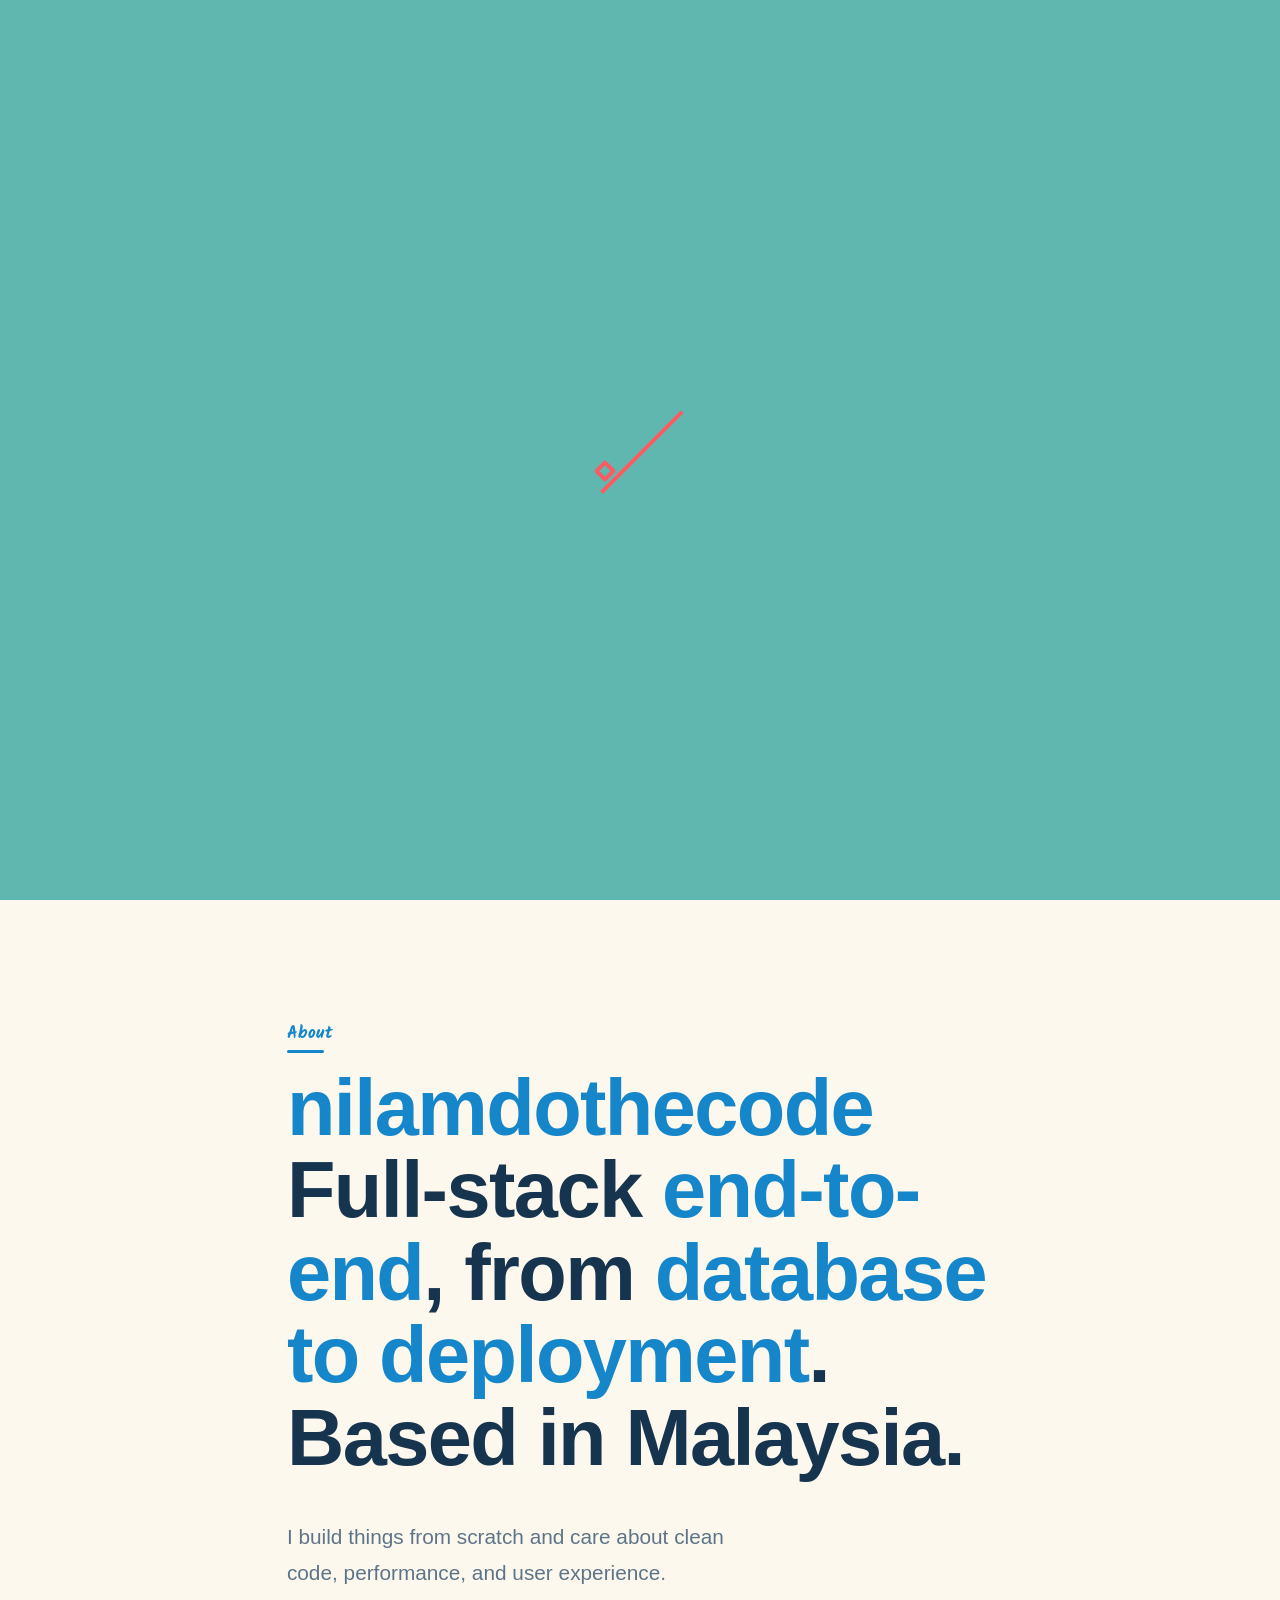
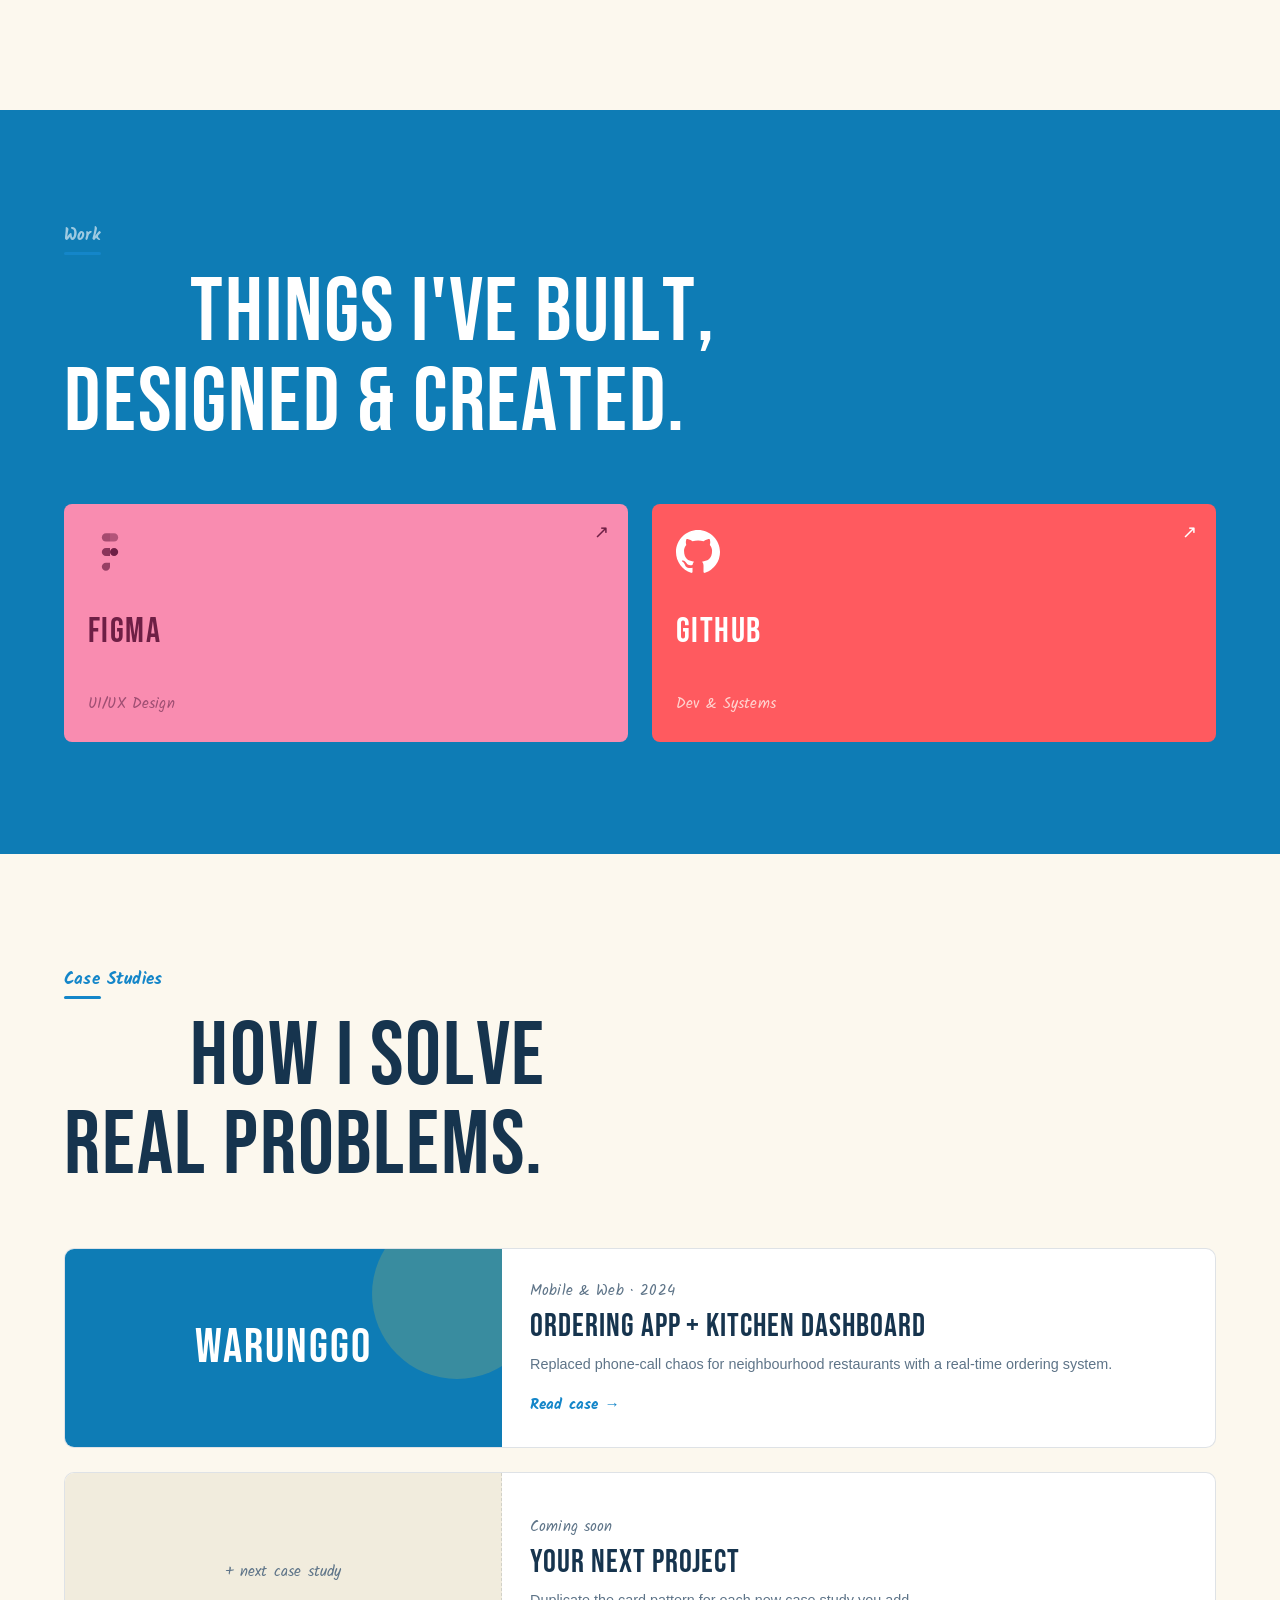
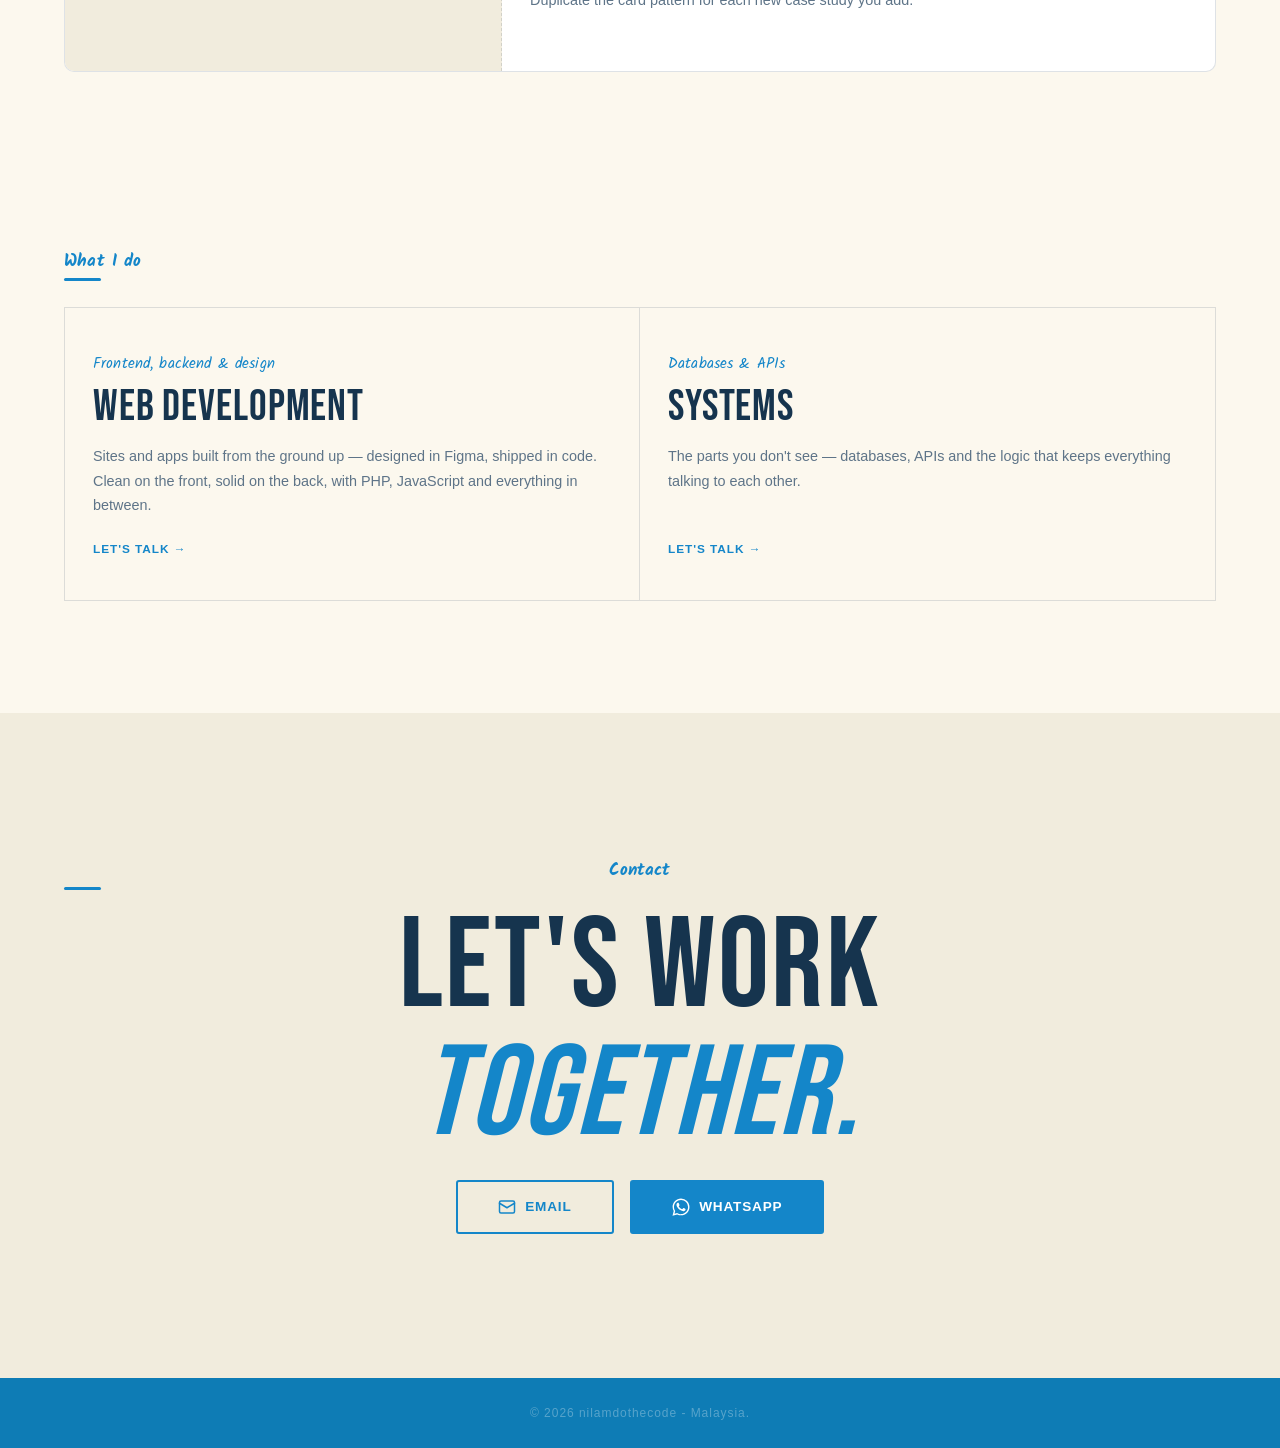
<file: index.html>
<!DOCTYPE html>
<html lang="en">
<head>
  <meta charset="UTF-8" />
  <meta name="viewport" content="width=device-width, initial-scale=1.0" />
  <title>nilamdothecode</title>
  <link rel="preconnect" href="https://fonts.googleapis.com" />
  <link rel="preconnect" href="https://fonts.gstatic.com" crossorigin />
  <link href="https://fonts.googleapis.com/css2?family=Bebas+Neue&family=Kalam:wght@400;700&display=swap" rel="stylesheet" />
  <link href="https://api.fontshare.com/v2/css?f[]=satoshi@400,500,700&display=swap" rel="stylesheet" />
  <link rel="stylesheet" href="style.css" />
</head>
<body>

  <!-- ===== PAGE LOADER ===== -->
  <div class="page-loader" id="page-loader">
    <div class="loader-box">
      <div class="box"></div>
      <div class="hill"></div>
    </div>
  </div>

  <!-- ===== NAVBAR ===== -->
  <nav class="navbar" id="navbar">
    <a href="#hero" class="nav-logo">nilamdothecode</a>

    <div class="nav-right">
      <ul class="nav-links" id="nav-links">
        <li><a href="#about"   class="nav-link" data-text="About Me">About</a></li>
        <li><a href="#work"    class="nav-link" data-text="Work">Work</a></li>
        <li><a href="#cases"   class="nav-link" data-text="Cases">Cases</a></li>
        <li><a href="#contact" class="nav-link" data-text="Contact">Contact</a></li>
        <li class="nav-toggle-item">
          <button class="theme-toggle" id="theme-toggle" aria-label="Toggle dark mode">
            <svg class="icon-sun" viewBox="0 0 24 24" fill="none" stroke="currentColor"
                 stroke-width="2" stroke-linecap="round" stroke-linejoin="round"
                 xmlns="http://www.w3.org/2000/svg" aria-hidden="true">
              <circle cx="12" cy="12" r="4"/>
              <path d="M12 2v2M12 20v2M4.93 4.93l1.41 1.41M17.66 17.66l1.41 1.41M2 12h2M20 12h2M6.34 17.66l-1.41 1.41M19.07 4.93l-1.41 1.41"/>
            </svg>
            <svg class="icon-moon" viewBox="0 0 24 24" fill="none" stroke="currentColor"
                 stroke-width="2" stroke-linecap="round" stroke-linejoin="round"
                 xmlns="http://www.w3.org/2000/svg" aria-hidden="true">
              <path d="M21 12.79A9 9 0 1 1 11.21 3 7 7 0 0 0 21 12.79z"/>
            </svg>
          </button>
        </li>
      </ul>

      <button class="hamburger" id="hamburger" aria-label="Toggle menu">
        <span></span>
        <span></span>
        <span></span>
      </button>
    </div>
  </nav>

  <!-- ===== HERO ===== -->
  <section class="hero" id="hero">
    <div class="hero-content">
      <div class="layered-title" id="layered-title">
        <h1 class="lt-main">NILAMDOTHECODE</h1>
        <span aria-hidden="true" class="lt-copy lt-copy-1">NILAMDOTHECODE</span>
        <span aria-hidden="true" class="lt-copy lt-copy-2">NILAMDOTHECODE</span>
        <span aria-hidden="true" class="lt-copy lt-copy-3">NILAMDOTHECODE</span>
        <span aria-hidden="true" class="lt-copy lt-copy-4">NILAMDOTHECODE</span>
      </div>

      <a href="#work" class="btn-primary">See My Work ↓</a>
    </div>
  </section>

  <!-- ===== ABOUT ===== -->
  <section class="section section-statement" id="about">
    <div class="container">
      <span class="section-label reveal reveal-line">About</span>

      <h2 class="statement reveal" style="transition-delay: 0.05s">
        <span class="brand">nilamdothecode</span> Full-stack
        <em>end-to-end</em>, from <em>database to deployment</em>. 
        Based in Malaysia.
      </h2>

      <p class="statement-sub reveal" style="transition-delay: 0.2s">
        I build things from scratch and care about clean code, performance, and user experience.
      </p>
    </div>
  </section>

  <!-- ===== WORK ===== -->
  <section class="section section-accent" id="work">
    <div class="container">
      <span class="section-label light reveal reveal-line">Work</span>

      <h2 class="section-heading light reveal-letters">
        Things I've built,<br>designed &amp; created.
      </h2>

      <div class="work-links">

        <!-- Figma -->
        <a href="https://figma.com" target="_blank" rel="noopener"
           class="work-card reveal-left">
          <div class="work-icon">
            <svg viewBox="0 0 38 57" fill="none" xmlns="http://www.w3.org/2000/svg">
              <path d="M19 28.5C19 25.6 21.4 23.3 24.3 23.3C27.2 23.3 29.6 25.6 29.6 28.5C29.6 31.4 27.2 33.7 24.3 33.7C21.4 33.7 19 31.4 19 28.5Z" fill="currentColor"/>
              <path d="M8.4 47.5C8.4 44.6 10.8 42.3 13.7 42.3H19V47.5C19 50.4 16.6 52.7 13.7 52.7C10.8 52.7 8.4 50.4 8.4 47.5Z" fill="currentColor" opacity="0.7"/>
              <path d="M19 4.3V14.9H24.3C27.2 14.9 29.6 12.6 29.6 9.6C29.6 6.7 27.2 4.3 24.3 4.3H19Z" fill="currentColor" opacity="0.5"/>
              <path d="M8.4 9.6C8.4 12.6 10.8 14.9 13.7 14.9H19V4.3H13.7C10.8 4.3 8.4 6.7 8.4 9.6Z" fill="currentColor" opacity="0.6"/>
              <path d="M8.4 28.5C8.4 31.4 10.8 33.7 13.7 33.7H19V23.3H13.7C10.8 23.3 8.4 25.6 8.4 28.5Z" fill="currentColor" opacity="0.8"/>
            </svg>
          </div>
          <p class="work-name">Figma</p>
          <p class="work-sub">UI/UX Design</p>
          <span class="work-arrow">↗</span>
        </a>

        <!-- GitHub -->
        <a href="https://github.com" target="_blank" rel="noopener"
           class="work-card reveal-right">
          <div class="work-icon">
            <svg viewBox="0 0 24 24" fill="currentColor" xmlns="http://www.w3.org/2000/svg">
              <path d="M12 0C5.37 0 0 5.37 0 12c0 5.31 3.435 9.795 8.205 11.385.6.105.825-.255.825-.57
                       0-.285-.015-1.23-.015-2.235-3.015.555-3.795-.735-4.035-1.41-.135-.345-.72-1.41-1.23-1.695
                       -.42-.225-1.02-.78-.015-.795.945-.015 1.62.87 1.845 1.23 1.08 1.815 2.805 1.305 3.495.99
                       .105-.78.42-1.305.765-1.605-2.67-.3-5.46-1.335-5.46-5.925 0-1.305.465-2.385 1.23-3.225
                       -.12-.3-.54-1.53.12-3.18 0 0 1.005-.315 3.3 1.23.96-.27 1.98-.405 3-.405s2.04.135 3 .405
                       c2.295-1.56 3.3-1.23 3.3-1.23.66 1.65.24 2.88.12 3.18.765.84 1.23 1.905 1.23 3.225
                       0 4.605-2.805 5.625-5.475 5.925.435.375.81 1.095.81 2.22 0 1.605-.015 2.895-.015 3.3
                       0 .315.225.69.825.57A12.02 12.02 0 0024 12c0-6.63-5.37-12-12-12z"/>
            </svg>
          </div>
          <p class="work-name">GitHub</p>
          <p class="work-sub">Dev &amp; Systems</p>
          <span class="work-arrow">↗</span>
        </a>

      </div>
    </div>
  </section>

  <!-- ===== CASE STUDIES ===== -->
  <section class="section section-cases" id="cases">
    <div class="container">
      <span class="section-label reveal reveal-line">Case Studies</span>

      <h2 class="section-heading reveal-letters">
        How i solve<br>real problems.
      </h2>

      <div class="case-grid">

        <!-- WarungGo -->
        <a href="cases/warunggo.html" class="case-card reveal-scale">
          <div class="case-cover">
            <span class="case-cover-name">WarungGo</span>
          </div>
          <div class="case-body">
            <span class="case-meta">Mobile &amp; Web · 2024</span>
            <h3 class="case-name">Ordering app + kitchen dashboard</h3>
            <p class="case-desc">
              Replaced phone-call chaos for neighbourhood restaurants with a
              real-time ordering system.
            </p>
            <span class="case-link">Read case →</span>
          </div>
        </a>

        <!-- Duplicate this card for each new case study -->
        <a href="#" class="case-card case-card-soon reveal" style="transition-delay: 0.2s">
          <div class="case-cover case-cover-soon">
            <span class="case-cover-soon-text">+ next case study</span>
          </div>
          <div class="case-body">
            <span class="case-meta">Coming soon</span>
            <h3 class="case-name">Your next project</h3>
            <p class="case-desc">
              Duplicate the card pattern for each new case study you add.
            </p>
          </div>
        </a>

      </div>
    </div>
  </section>

  <!-- ===== SKILLS / SERVICES ===== -->
  <section class="section section-services" id="skills">
    <div class="container">
      <span class="section-label reveal reveal-line">What I do</span>

      <div class="services">

        <div class="service reveal-left">
          <span class="service-eyebrow">Frontend, backend &amp; design</span>
          <h3 class="service-title">Web Development</h3>
          <p class="service-desc">
            Sites and apps built from the ground up — designed in Figma, shipped in code.
            Clean on the front, solid on the back, with PHP, JavaScript and everything in between.
          </p>
          <a href="#contact" class="service-link">Let's talk →</a>
        </div>

        <div class="service reveal-right">
          <span class="service-eyebrow">Databases &amp; APIs</span>
          <h3 class="service-title">Systems</h3>
          <p class="service-desc">
            The parts you don't see — databases, APIs and the logic that keeps
            everything talking to each other.
          </p>
          <a href="#contact" class="service-link">Let's talk →</a>
        </div>

      </div>
    </div>
  </section>

  <!-- ===== CONTACT ===== -->
  <section class="section section-contact" id="contact">
    <div class="container contact-container">
      <span class="section-label reveal reveal-line">Contact</span>

      <h2 class="contact-title reveal" style="transition-delay: 0.1s">
        Let's work<br><em>together.</em>
      </h2>

      <div class="contact-btns reveal" style="transition-delay: 0.3s">

        <a href="mailto:nurnilamrodzuan@gmail.com" class="btn-outline btn-icon">
          <svg viewBox="0 0 24 24" fill="none" stroke="currentColor"
               stroke-width="2" stroke-linecap="round" stroke-linejoin="round"
               xmlns="http://www.w3.org/2000/svg" aria-hidden="true">
            <rect x="2" y="4" width="20" height="16" rx="2"/>
            <path d="m2 7 10 6 10-6"/>
          </svg>
          Email
        </a>

        <a href="https://wa.me/601136763359" target="_blank" rel="noopener"
           class="btn-solid btn-icon">
          <svg viewBox="0 0 24 24" fill="currentColor"
               xmlns="http://www.w3.org/2000/svg" aria-hidden="true">
            <path d="M17.5 14.4c-.3-.15-1.77-.87-2.04-.97-.27-.1-.47-.15-.67.15-.2.3-.77.96-.95 1.16
                     -.17.2-.35.22-.65.07-.3-.15-1.26-.46-2.4-1.48-.89-.79-1.49-1.77-1.66-2.07
                     -.17-.3-.02-.46.13-.61.13-.13.3-.35.45-.52.15-.17.2-.3.3-.5.1-.2.05-.37-.02-.52
                     -.08-.15-.67-1.62-.92-2.22-.24-.58-.49-.5-.67-.51l-.57-.01c-.2 0-.52.07-.8.37
                     -.27.3-1.04 1.02-1.04 2.48 0 1.46 1.07 2.88 1.22 3.08.15.2 2.1 3.2 5.08 4.49
                     .71.31 1.26.49 1.69.62.71.23 1.36.2 1.87.12.57-.08 1.77-.72 2.02-1.42
                     .25-.7.25-1.3.17-1.42-.07-.13-.27-.2-.57-.35z
                     M12.04 21.5h-.01a9.4 9.4 0 01-4.79-1.31l-.34-.2-3.56.93.95-3.47-.22-.36
                     a9.38 9.38 0 01-1.44-5.01c0-5.18 4.22-9.4 9.41-9.4 2.51 0 4.87.98 6.64 2.76
                     a9.32 9.32 0 012.75 6.65c-.01 5.18-4.22 9.4-9.4 9.4z
                     m8-17.4A11.32 11.32 0 0012.04.5C5.83.5.78 5.55.78 11.76c0 1.99.52 3.93 1.51 5.64
                     L.68 23.5l6.25-1.64a11.25 11.25 0 005.1 1.3h.01c6.21 0 11.26-5.05 11.26-11.26
                     0-3.01-1.17-5.84-3.3-7.97z"/>
          </svg>
          WhatsApp
        </a>

      </div>
    </div>
  </section>

  <!-- ===== FOOTER ===== -->
  <footer class="footer">
    <p>© <span id="year"></span> nilamdothecode - Malaysia.</p>
  </footer>

  <script src="script.js"></script>
</body>
</html>
</file>
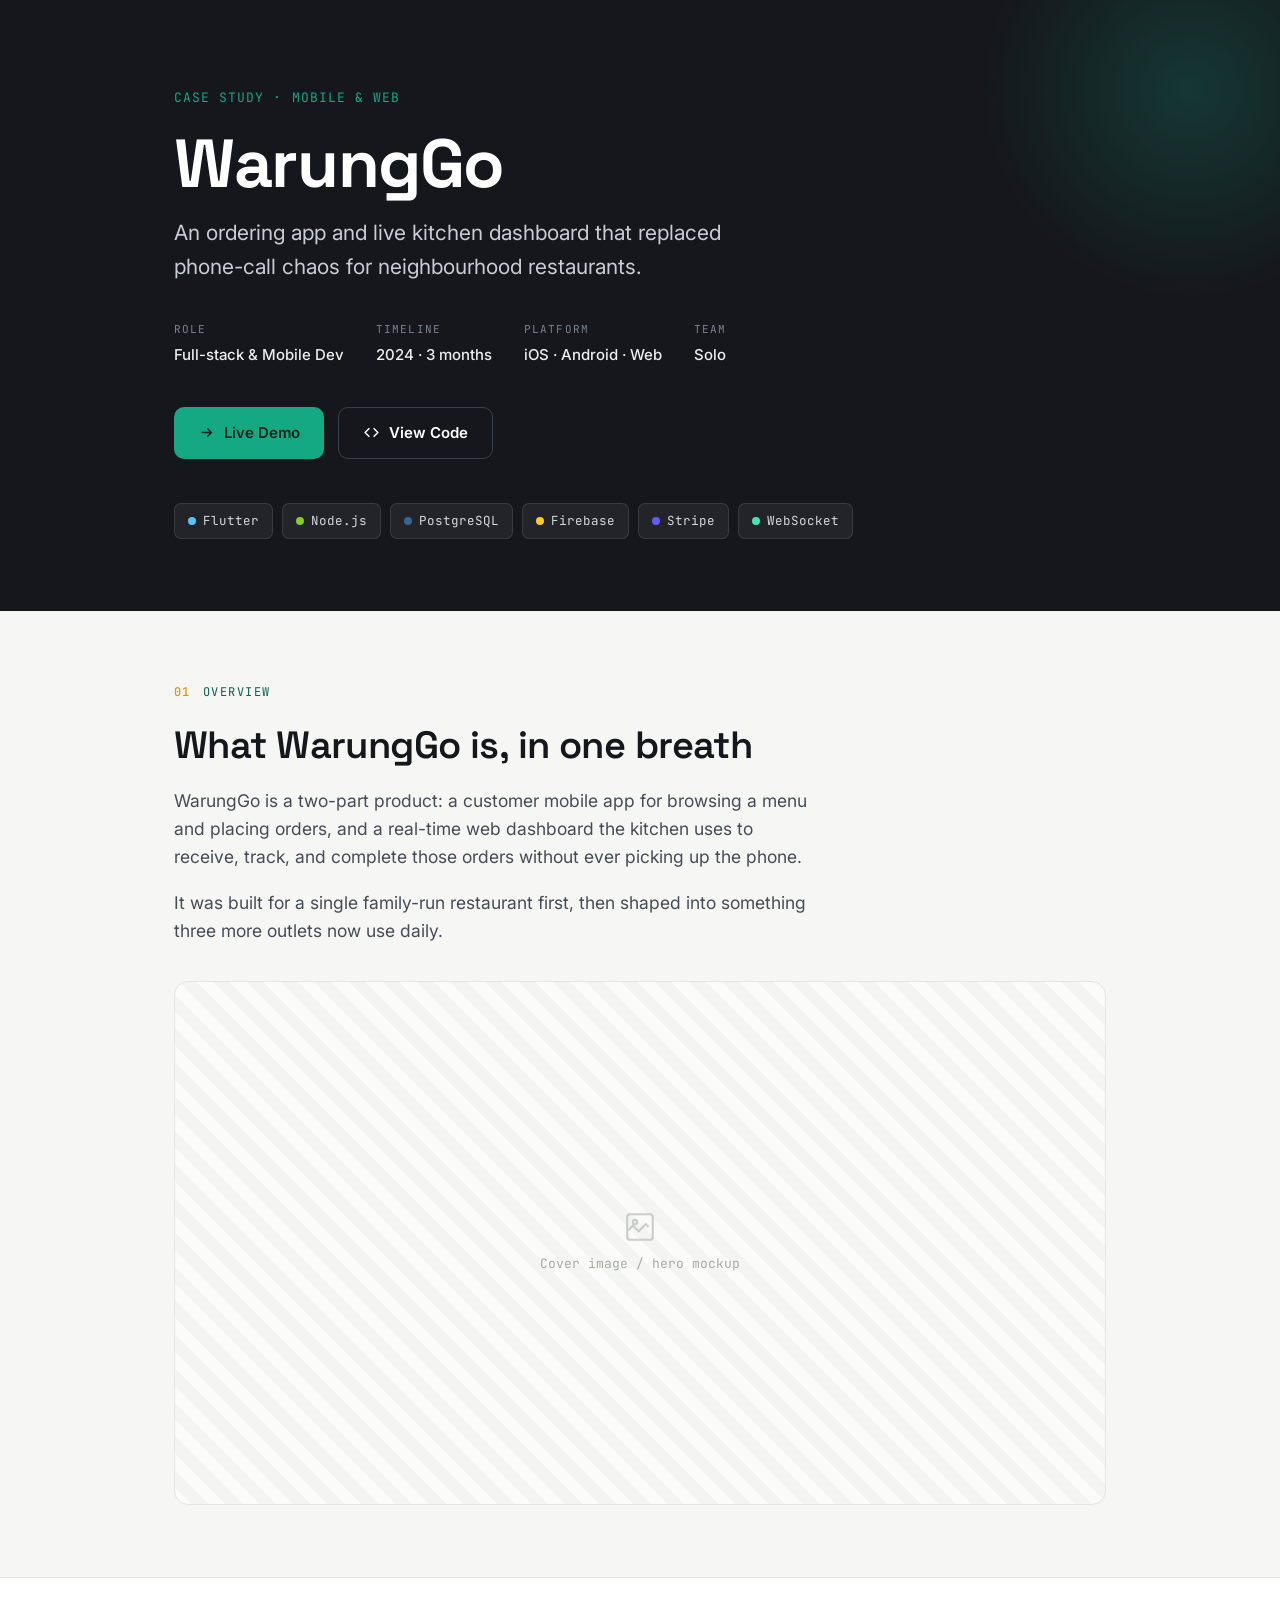
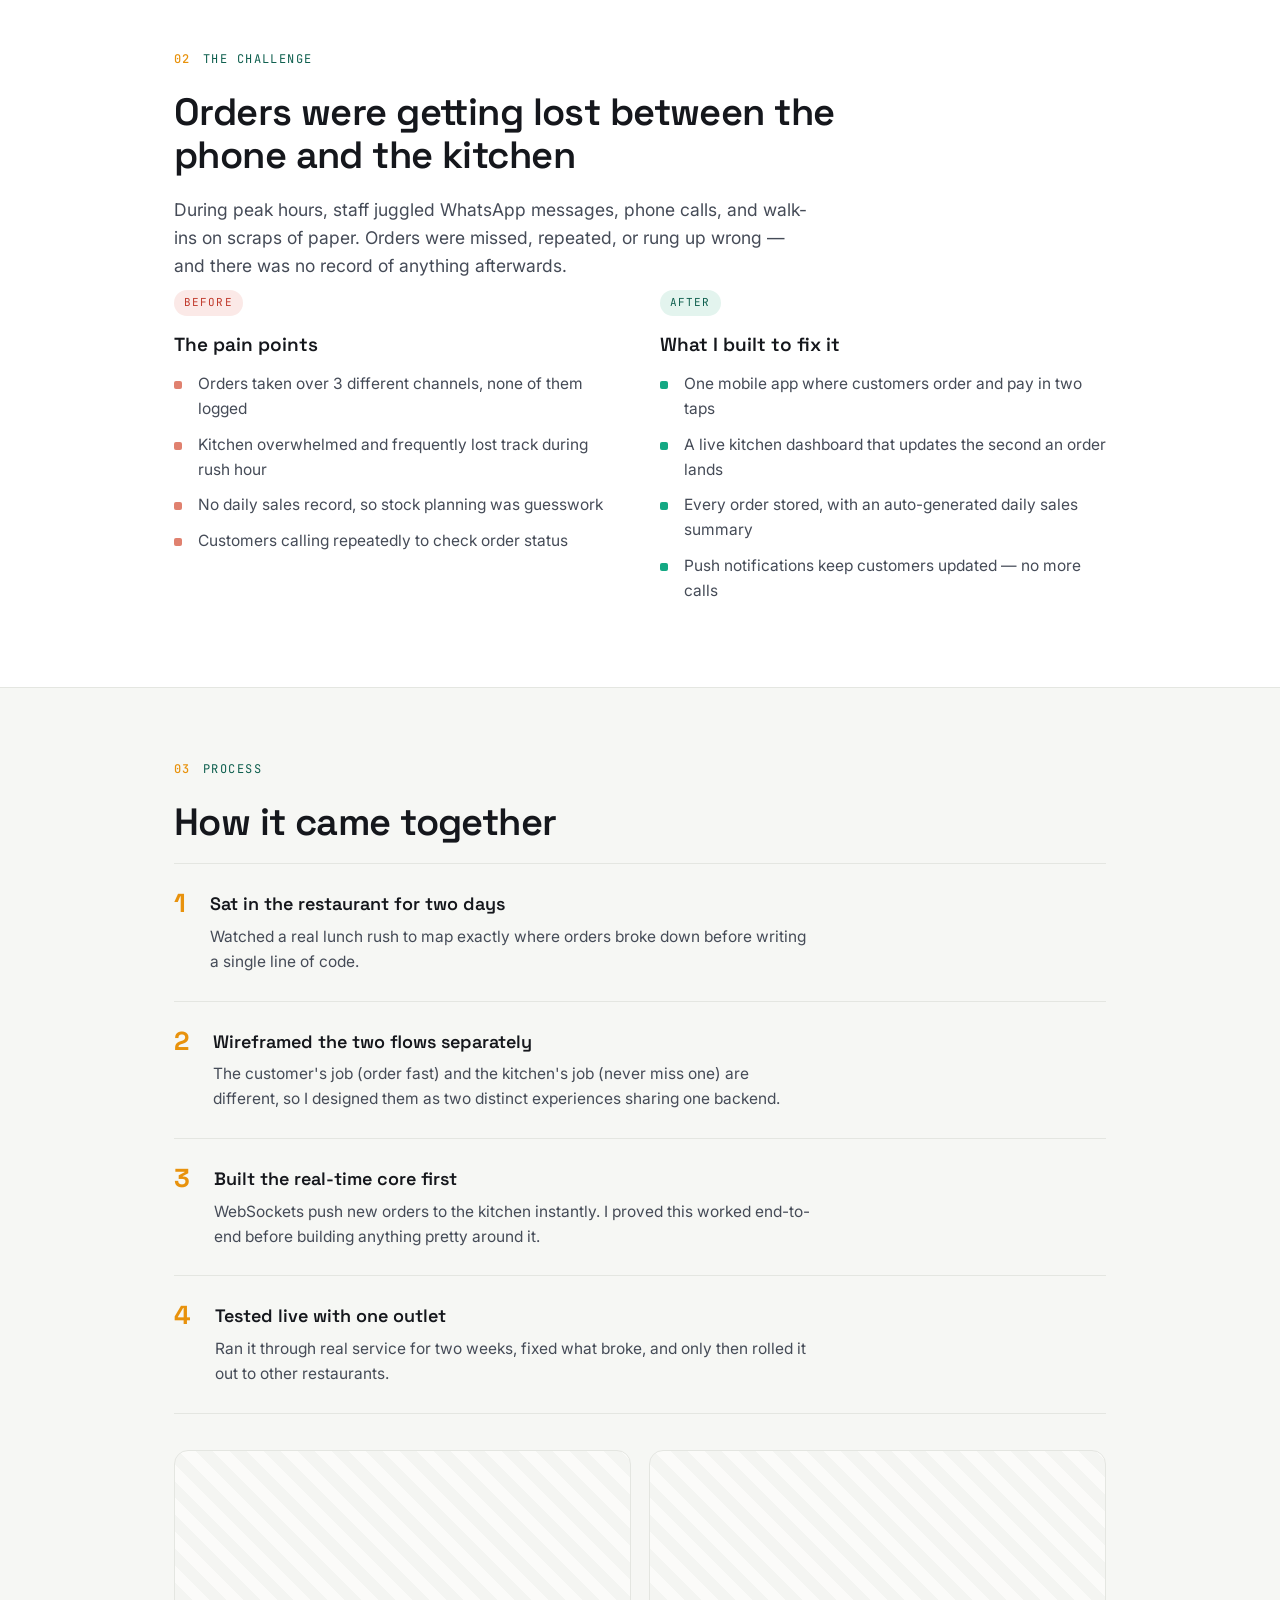
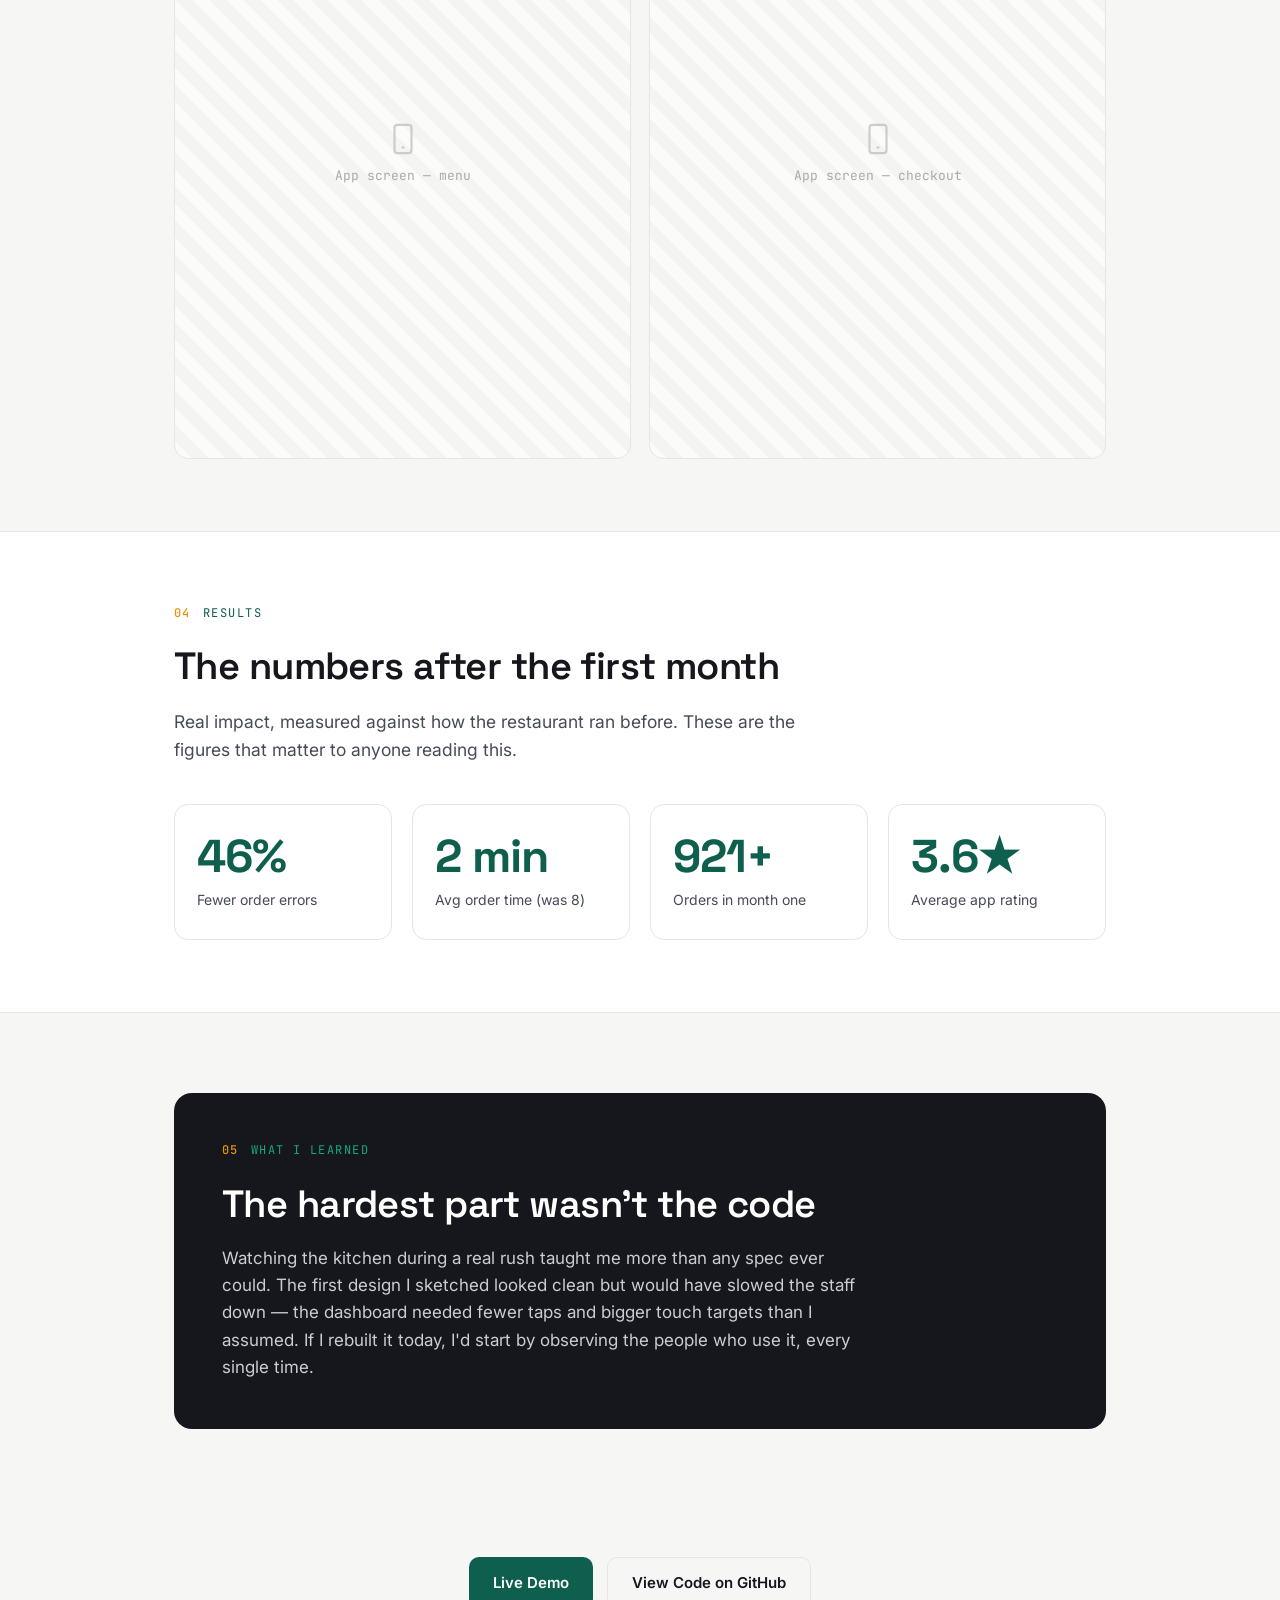
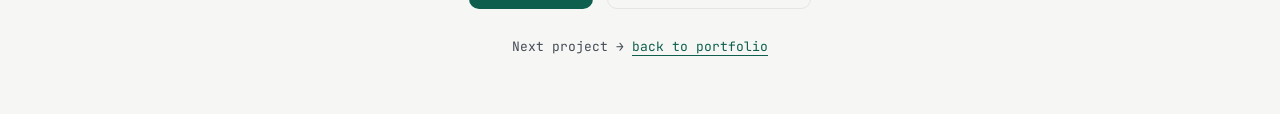
<file: cases/warunggo.html>
<!DOCTYPE html>
<html lang="en">
<head>
<meta charset="UTF-8">
<meta name="viewport" content="width=device-width, initial-scale=1.0">
<title>WarungGo — Case Study</title>
<link rel="preconnect" href="https://fonts.googleapis.com">
<link rel="preconnect" href="https://fonts.gstatic.com" crossorigin>
<link href="https://fonts.googleapis.com/css2?family=Space+Grotesk:wght@400;500;600;700&family=Inter:wght@400;500;600&family=JetBrains+Mono:wght@400;500&display=swap" rel="stylesheet">
<style>
  /* ============================================================
     DESIGN TOKENS
     ============================================================ */
  :root{
    --ink:#15171C;
    --ink-soft:#454B57;
    --paper:#F6F7F4;
    --surface:#FFFFFF;
    --line:#E4E6E1;
    --teal:#0E5F4E;
    --teal-bright:#14A883;
    --amber:#E8920C;
    --maxw:980px;
    --display:"Space Grotesk",sans-serif;
    --body:"Inter",sans-serif;
    --mono:"JetBrains Mono",monospace;
  }
  *{margin:0;padding:0;box-sizing:border-box}
  html{scroll-behavior:smooth}
  body{
    font-family:var(--body);
    color:var(--ink);
    background:var(--paper);
    line-height:1.6;
    -webkit-font-smoothing:antialiased;
  }
  .wrap{max-width:var(--maxw);margin:0 auto;padding:0 24px}

  /* ============================================================
     HERO  — projek name, tagline, meta, buttons, tech badges
     ============================================================ */
  .hero{
    background:var(--ink);
    color:#fff;
    padding:88px 0 72px;
    position:relative;
    overflow:hidden;
  }
  .hero::after{
    content:"";position:absolute;right:-120px;top:-120px;
    width:420px;height:420px;border-radius:50%;
    background:radial-gradient(circle at center,rgba(20,168,131,.22),transparent 70%);
    pointer-events:none;
  }
  .eyebrow{
    font-family:var(--mono);font-size:13px;letter-spacing:.08em;
    color:var(--teal-bright);text-transform:uppercase;margin-bottom:20px;
  }
  .hero h1{
    font-family:var(--display);font-weight:700;
    font-size:clamp(40px,7vw,68px);line-height:1.02;letter-spacing:-.02em;
    margin-bottom:18px;
  }
  .hero .tagline{
    font-size:clamp(17px,2.4vw,21px);color:#C9CDD4;max-width:560px;
  }
  /* meta row: role / year / platform */
  .meta{
    display:flex;flex-wrap:wrap;gap:32px;margin-top:38px;
  }
  .meta .item .k{
    font-family:var(--mono);font-size:11px;letter-spacing:.1em;
    text-transform:uppercase;color:#7C828E;margin-bottom:4px;
  }
  .meta .item .v{font-weight:500;font-size:15px;color:#EDEEF0}
  /* buttons */
  .cta-row{display:flex;flex-wrap:wrap;gap:14px;margin-top:40px}
  .btn{
    font-family:var(--body);font-weight:600;font-size:15px;
    padding:13px 24px;border-radius:10px;text-decoration:none;
    display:inline-flex;align-items:center;gap:9px;
    transition:transform .15s ease,background .15s ease,border-color .15s ease;
  }
  .btn svg{width:17px;height:17px}
  .btn-primary{background:var(--teal-bright);color:#06231C}
  .btn-primary:hover{background:#1ec197;transform:translateY(-2px)}
  .btn-ghost{background:transparent;color:#fff;border:1px solid #3A404C}
  .btn-ghost:hover{border-color:var(--teal-bright);transform:translateY(-2px)}
  .btn:focus-visible{outline:2px solid var(--teal-bright);outline-offset:3px}
  /* tech badges */
  .badges{display:flex;flex-wrap:wrap;gap:9px;margin-top:44px}
  .badge{
    font-family:var(--mono);font-size:12.5px;
    padding:7px 13px;border-radius:7px;
    background:rgba(255,255,255,.06);border:1px solid rgba(255,255,255,.1);
    color:#D6D9DE;display:inline-flex;align-items:center;gap:7px;
  }
  .dot{width:8px;height:8px;border-radius:50%;display:inline-block}

  /* ============================================================
     SECTIONS
     ============================================================ */
  section{padding:72px 0}
  .sec-label{
    font-family:var(--mono);font-size:12px;letter-spacing:.12em;
    text-transform:uppercase;color:var(--teal);
    display:flex;align-items:center;gap:12px;margin-bottom:22px;
  }
  .sec-label .num{
    color:var(--amber);font-weight:500;
  }
  h2{
    font-family:var(--display);font-weight:600;
    font-size:clamp(26px,4vw,38px);line-height:1.12;letter-spacing:-.015em;
    margin-bottom:20px;max-width:680px;
  }
  p.lead{font-size:17.5px;color:var(--ink-soft);max-width:640px}
  p.lead + p.lead{margin-top:18px}

  /* image / screenshot placeholders */
  .shot{
    background:var(--surface);border:1px solid var(--line);border-radius:14px;
    aspect-ratio:16/9;display:flex;flex-direction:column;
    align-items:center;justify-content:center;gap:10px;
    color:#A7ABA4;margin-top:36px;
    background-image:repeating-linear-gradient(45deg,#FBFBF9 0 12px,#F4F5F2 12px 24px);
  }
  .shot svg{width:34px;height:34px;opacity:.55}
  .shot span{font-family:var(--mono);font-size:13px}
  .shot-grid{display:grid;grid-template-columns:1fr 1fr;gap:18px;margin-top:36px}
  .shot-grid .shot{margin-top:0;aspect-ratio:3/4}

  /* alternating tinted section */
  .tint{background:var(--surface);border-top:1px solid var(--line);border-bottom:1px solid var(--line)}

  /* problem / solution two-up */
  .twoup{display:grid;grid-template-columns:1fr 1fr;gap:40px;margin-top:8px}
  .twoup .col h3{
    font-family:var(--display);font-size:19px;font-weight:600;margin-bottom:12px;
  }
  .twoup .col .tag{
    font-family:var(--mono);font-size:11px;letter-spacing:.1em;text-transform:uppercase;
    padding:4px 10px;border-radius:20px;display:inline-block;margin-bottom:14px;
  }
  .tag.bad{background:#FBE9E7;color:#C0392B}
  .tag.good{background:#E3F4EE;color:var(--teal)}
  .twoup ul{list-style:none}
  .twoup li{
    padding-left:24px;position:relative;margin-bottom:11px;color:var(--ink-soft);font-size:15.5px;
  }
  .twoup li::before{content:"";position:absolute;left:0;top:9px;width:8px;height:8px;border-radius:2px}
  .col.problem li::before{background:#E0816F}
  .col.solution li::before{background:var(--teal-bright)}

  /* process steps — a real sequence, so numbered */
  .steps{margin-top:20px}
  .step{
    display:grid;grid-template-columns:auto 1fr;gap:24px;
    padding:26px 0;border-top:1px solid var(--line);
  }
  .step:last-child{border-bottom:1px solid var(--line)}
  .step .n{
    font-family:var(--display);font-size:26px;font-weight:700;color:var(--amber);line-height:1;
  }
  .step h3{font-family:var(--display);font-size:18px;font-weight:600;margin-bottom:6px}
  .step p{color:var(--ink-soft);font-size:15.5px;max-width:600px}

  /* results metrics */
  .metrics{display:grid;grid-template-columns:repeat(4,1fr);gap:20px;margin-top:40px}
  .metric{
    background:var(--surface);border:1px solid var(--line);border-radius:14px;padding:28px 22px;
  }
  .metric .big{
    font-family:var(--display);font-weight:700;font-size:clamp(32px,5vw,46px);
    color:var(--teal);line-height:1;letter-spacing:-.02em;
  }
  .metric .lbl{margin-top:10px;font-size:14px;color:var(--ink-soft)}

  /* reflection */
  .reflect{
    background:var(--ink);color:#fff;border-radius:18px;padding:48px;margin-top:8px;
  }
  .reflect .sec-label{color:var(--teal-bright)}
  .reflect h2{color:#fff}
  .reflect p{color:#C9CDD4;font-size:17px;max-width:640px}

  /* footer */
  footer{padding:56px 0;text-align:center;color:var(--ink-soft)}
  footer .fcta{display:flex;gap:14px;justify-content:center;flex-wrap:wrap;margin-bottom:28px}
  footer .ftext{font-family:var(--mono);font-size:13px}
  footer a.inline{color:var(--teal);text-decoration:none;border-bottom:1px solid var(--teal)}

  /* responsive */
  @media(max-width:720px){
    .twoup,.metrics,.shot-grid{grid-template-columns:1fr}
    .metrics{gap:14px}
    .reflect{padding:32px 24px}
    section{padding:56px 0}
  }
  @media(prefers-reduced-motion:reduce){
    *{scroll-behavior:auto!important;transition:none!important}
  }
</style>
</head>
<body>

<!-- ============================================================
     HERO
     Replace: project name, tagline, meta values,
     button links (href="#"), and tech badges.
     ============================================================ -->
<header class="hero">
  <div class="wrap">
    <div class="eyebrow">Case Study · Mobile &amp; Web</div>
    <h1>WarungGo</h1>
    <p class="tagline">An ordering app and live kitchen dashboard that replaced phone-call chaos for neighbourhood restaurants.</p>

    <div class="meta">
      <div class="item"><div class="k">Role</div><div class="v">Full-stack &amp; Mobile Dev</div></div>
      <div class="item"><div class="k">Timeline</div><div class="v">2024 · 3 months</div></div>
      <div class="item"><div class="k">Platform</div><div class="v">iOS · Android · Web</div></div>
      <div class="item"><div class="k">Team</div><div class="v">Solo</div></div>
    </div>

    <!-- LIVE DEMO + VIEW CODE buttons -->
    <div class="cta-row">
      <a class="btn btn-primary" href="#" target="_blank" rel="noopener">
        <svg viewBox="0 0 24 24" fill="none" stroke="currentColor" stroke-width="2"><path d="M5 12h14M13 6l6 6-6 6"/></svg>
        Live Demo
      </a>
      <a class="btn btn-ghost" href="#" target="_blank" rel="noopener">
        <svg viewBox="0 0 24 24" fill="none" stroke="currentColor" stroke-width="2"><path d="M9 18l-6-6 6-6M15 6l6 6-6 6"/></svg>
        View Code
      </a>
    </div>

    <!-- TECH STACK BADGES -->
    <div class="badges">
      <span class="badge"><span class="dot" style="background:#54C5F8"></span>Flutter</span>
      <span class="badge"><span class="dot" style="background:#83CD29"></span>Node.js</span>
      <span class="badge"><span class="dot" style="background:#336791"></span>PostgreSQL</span>
      <span class="badge"><span class="dot" style="background:#FFCA28"></span>Firebase</span>
      <span class="badge"><span class="dot" style="background:#635BFF"></span>Stripe</span>
      <span class="badge"><span class="dot" style="background:#46E3B7"></span>WebSocket</span>
    </div>
  </div>
</header>

<!-- ============================================================
     01 — OVERVIEW
     ============================================================ -->
<section>
  <div class="wrap">
    <div class="sec-label"><span class="num">01</span> Overview</div>
    <h2>What WarungGo is, in one breath</h2>
    <p class="lead">WarungGo is a two-part product: a customer mobile app for browsing a menu and placing orders, and a real-time web dashboard the kitchen uses to receive, track, and complete those orders without ever picking up the phone.</p>
    <p class="lead">It was built for a single family-run restaurant first, then shaped into something three more outlets now use daily.</p>

    <!-- Replace this placeholder with a hero shot / cover image -->
    <div class="shot">
      <svg viewBox="0 0 24 24" fill="none" stroke="currentColor" stroke-width="1.5"><rect x="3" y="3" width="18" height="18" rx="2"/><path d="M3 15l4-4 4 4 5-5 2 2"/><circle cx="8.5" cy="8.5" r="1.5"/></svg>
      <span>Cover image / hero mockup</span>
    </div>
  </div>
</section>

<!-- ============================================================
     02 — PROBLEM & SOLUTION (the heart of any case study)
     ============================================================ -->
<section class="tint">
  <div class="wrap">
    <div class="sec-label"><span class="num">02</span> The challenge</div>
    <h2>Orders were getting lost between the phone and the kitchen</h2>
    <p class="lead">During peak hours, staff juggled WhatsApp messages, phone calls, and walk-ins on scraps of paper. Orders were missed, repeated, or rung up wrong — and there was no record of anything afterwards.</p>

    <div class="twoup">
      <div class="col problem">
        <span class="tag bad">Before</span>
        <h3>The pain points</h3>
        <ul>
          <li>Orders taken over 3 different channels, none of them logged</li>
          <li>Kitchen overwhelmed and frequently lost track during rush hour</li>
          <li>No daily sales record, so stock planning was guesswork</li>
          <li>Customers calling repeatedly to check order status</li>
        </ul>
      </div>
      <div class="col solution">
        <span class="tag good">After</span>
        <h3>What I built to fix it</h3>
        <ul>
          <li>One mobile app where customers order and pay in two taps</li>
          <li>A live kitchen dashboard that updates the second an order lands</li>
          <li>Every order stored, with an auto-generated daily sales summary</li>
          <li>Push notifications keep customers updated — no more calls</li>
        </ul>
      </div>
    </div>
  </div>
</section>

<!-- ============================================================
     03 — PROCESS (a real sequence → numbering earns its place)
     ============================================================ -->
<section>
  <div class="wrap">
    <div class="sec-label"><span class="num">03</span> Process</div>
    <h2>How it came together</h2>
    <div class="steps">
      <div class="step"><div class="n">1</div><div><h3>Sat in the restaurant for two days</h3><p>Watched a real lunch rush to map exactly where orders broke down before writing a single line of code.</p></div></div>
      <div class="step"><div class="n">2</div><div><h3>Wireframed the two flows separately</h3><p>The customer's job (order fast) and the kitchen's job (never miss one) are different, so I designed them as two distinct experiences sharing one backend.</p></div></div>
      <div class="step"><div class="n">3</div><div><h3>Built the real-time core first</h3><p>WebSockets push new orders to the kitchen instantly. I proved this worked end-to-end before building anything pretty around it.</p></div></div>
      <div class="step"><div class="n">4</div><div><h3>Tested live with one outlet</h3><p>Ran it through real service for two weeks, fixed what broke, and only then rolled it out to other restaurants.</p></div></div>
    </div>

    <!-- Replace with real app screenshots -->
    <div class="shot-grid">
      <div class="shot"><svg viewBox="0 0 24 24" fill="none" stroke="currentColor" stroke-width="1.5"><rect x="6" y="2" width="12" height="20" rx="2"/><line x1="11" y1="18" x2="13" y2="18"/></svg><span>App screen — menu</span></div>
      <div class="shot"><svg viewBox="0 0 24 24" fill="none" stroke="currentColor" stroke-width="1.5"><rect x="6" y="2" width="12" height="20" rx="2"/><line x1="11" y1="18" x2="13" y2="18"/></svg><span>App screen — checkout</span></div>
    </div>
  </div>
</section>

<!-- ============================================================
     04 — RESULTS (numbers make a case study credible)
     ============================================================ -->
<section class="tint">
  <div class="wrap">
    <div class="sec-label"><span class="num">04</span> Results</div>
    <h2>The numbers after the first month</h2>
    <p class="lead">Real impact, measured against how the restaurant ran before. These are the figures that matter to anyone reading this.</p>
    <div class="metrics">
      <div class="metric"><div class="big" data-count="60" data-suffix="%">0%</div><div class="lbl">Fewer order errors</div></div>
      <div class="metric"><div class="big" data-count="3" data-suffix=" min">0 min</div><div class="lbl">Avg order time (was 8)</div></div>
      <div class="metric"><div class="big" data-count="1200" data-suffix="+">0</div><div class="lbl">Orders in month one</div></div>
      <div class="metric"><div class="big" data-count="4.7" data-suffix="★" data-decimal="1">0★</div><div class="lbl">Average app rating</div></div>
    </div>
  </div>
</section>

<!-- ============================================================
     05 — REFLECTION
     ============================================================ -->
<section>
  <div class="wrap">
    <div class="reflect">
      <div class="sec-label"><span class="num">05</span> What I learned</div>
      <h2>The hardest part wasn't the code</h2>
      <p>Watching the kitchen during a real rush taught me more than any spec ever could. The first design I sketched looked clean but would have slowed the staff down — the dashboard needed fewer taps and bigger touch targets than I assumed. If I rebuilt it today, I'd start by observing the people who use it, every single time.</p>
    </div>
  </div>
</section>

<!-- ============================================================
     FOOTER
     ============================================================ -->
<footer>
  <div class="wrap">
    <div class="fcta">
      <a class="btn btn-primary" href="#" target="_blank" rel="noopener" style="background:var(--teal);color:#fff">Live Demo</a>
      <a class="btn btn-ghost" href="#" target="_blank" rel="noopener" style="color:var(--ink);border-color:var(--line)">View Code on GitHub</a>
    </div>
    <p class="ftext">Next project → <a class="inline" href="#">back to portfolio</a></p>
  </div>
</footer>

<script>
  // Animated count-up for the result metrics, runs once on scroll into view.
  const reduce = window.matchMedia('(prefers-reduced-motion: reduce)').matches;
  const nums = document.querySelectorAll('.big[data-count]');

  function animate(el){
    const target = parseFloat(el.dataset.count);
    const suffix = el.dataset.suffix || '';
    const dec = parseInt(el.dataset.decimal || '0');
    if(reduce){ el.textContent = target.toFixed(dec) + suffix; return; }
    const dur = 1200, start = performance.now();
    function tick(now){
      const p = Math.min((now - start) / dur, 1);
      const eased = 1 - Math.pow(1 - p, 3);
      el.textContent = (target * eased).toFixed(dec) + suffix;
      if(p < 1) requestAnimationFrame(tick);
      else el.textContent = target.toFixed(dec) + suffix;
    }
    requestAnimationFrame(tick);
  }

  const io = new IntersectionObserver((entries)=>{
    entries.forEach(e=>{
      if(e.isIntersecting){ animate(e.target); io.unobserve(e.target); }
    });
  }, {threshold:0.6});
  nums.forEach(n=>io.observe(n));
</script>
</body>
</html>
</file>
<file: style.css>
*,
*::before,
*::after {
  box-sizing: border-box;
  margin: 0;
  padding: 0;
}

/* ===== PAGE LOADER ===== */
.page-loader {
  position: fixed;
  inset: 0;
  z-index: 9999;
  display: flex;
  align-items: center;
  justify-content: center;
  background-color: #5FB7B0;
  transition: opacity 0.6s ease, visibility 0.6s ease;
}

.page-loader.hidden {
  opacity: 0;
  visibility: hidden;
}

.loader-box {
  position: relative;
  width: 5.4em;
  height: 5.4em;
  font-size: 16px;
  background-color: #5FB7B0;
}

.hill {
  position: absolute;
  width: 7.1em;
  height: 7.1em;
  top: 1.7em;
  left: 1.7em;
  background-color: transparent;
  border-left: 0.25em solid #FF5A5F;
  transform: rotate(45deg);
}

.hill::after {
  content: '';
  position: absolute;
  width: 7.1em;
  height: 7.1em;
  left: 0;
  background-color: #5FB7B0;
}

.box {
  position: absolute;
  left: 0;
  bottom: -0.1em;
  width: 1em;
  height: 1em;
  background-color: transparent;
  border: 0.25em solid #FF5A5F;
  border-radius: 15%;
  transform: translate(0, -1em) rotate(-45deg);
  animation: push 2.5s cubic-bezier(0.79, 0, 0.47, 0.97) infinite;
}

@keyframes push {
  0%   { transform: translate(0, -1em) rotate(-45deg); }
  5%   { transform: translate(0, -1em) rotate(-50deg); }
  20%  { transform: translate(1em, -2em) rotate(47deg); }
  25%  { transform: translate(1em, -2em) rotate(45deg); }
  30%  { transform: translate(1em, -2em) rotate(40deg); }
  45%  { transform: translate(2em, -3em) rotate(137deg); }
  50%  { transform: translate(2em, -3em) rotate(135deg); }
  55%  { transform: translate(2em, -3em) rotate(130deg); }
  70%  { transform: translate(3em, -4em) rotate(217deg); }
  75%  { transform: translate(3em, -4em) rotate(220deg); }
  100% { transform: translate(0, -1em) rotate(-225deg); }
}

@media (prefers-reduced-motion: reduce) {
  .box { animation: none; }
}

/* ===== LIGHT / DARK THEMES ===== */
:root,
[data-theme="light"] {
  --accent: #1486C9;
  --accent2: #FFD23F;
  --accent-text: #16344E;
  --bg: #FCF8EE;
  --bg2: #F1ECDD;
  --text: #16344E;
  --text-muted: #5E7488;
  --card-bg: #ffffff;
  --border: rgba(22, 52, 78, 0.14);
  --nav-bg: rgba(252, 248, 238, 0.95);
  --hero-bg: #0E7CB5;
  --coral: #FF5A5F;
  --pink: #F98CB0;
  --title-front: #FFFFFF;
  --title-shadow: #4A1230;
  --title-l1: #FFA6C4;
  --title-l2: #FB7BA2;
  --title-l3: #F25C82;
  --title-l4: #E63E66;
}

[data-theme="dark"] {
  --accent: #3BB9E8;
  --accent2: #FFD23F;
  --accent-text: #0A2236;
  --bg: #0C1A2B;
  --bg2: #122538;
  --text: #EAF1F8;
  --text-muted: #8AA0B5;
  --card-bg: #16293D;
  --border: rgba(120, 180, 220, 0.18);
  --nav-bg: rgba(12, 26, 43, 0.95);
  --hero-bg: #0A2236;
  --coral: #FF5A5F;
  --pink: #F98CB0;
  --title-front: #FFFFFF;
  --title-shadow: #2A0A1A;
  --title-l1: #FFB3CC;
  --title-l2: #FF8FB1;
  --title-l3: #FF6A8E;
  --title-l4: #FF5A5F;
}

html {
  scroll-behavior: smooth;
}

body {
  font-family: 'Satoshi', sans-serif;
  background: var(--bg);
  color: var(--text);
  overflow-x: hidden;
  transition: background 0.4s ease, color 0.4s ease;
}

em {
  font-style: italic;
  color: var(--accent);
}

/* ===== NAVBAR ===== */
.navbar {
  position: fixed;
  top: 1.2rem;
  left: 0;
  right: 0;
  margin-inline: auto;
  width: fit-content;
  max-width: calc(100% - 2rem);
  z-index: 100;
  display: flex;
  align-items: center;
  justify-content: space-between;
  gap: 2rem;
  background: var(--bg);
  border: 1px solid var(--border);
  border-radius: 999px;
  padding: 0.7rem 1.6rem;
  box-shadow: 0 6px 24px rgba(8, 40, 60, 0.12);
  transition: padding 0.3s, box-shadow 0.3s, background 0.4s;
}

.navbar.scrolled {
  padding: 0.55rem 1.4rem;
  box-shadow: 0 8px 28px rgba(8, 40, 60, 0.2);
}

.nav-logo {
  font-family: 'Bebas Neue', cursive;
  font-size: 1.4rem;
  letter-spacing: 0.06em;
  color: var(--text);
  text-decoration: none;
  transition: color 0.3s;
}

.nav-right {
  display: flex;
  align-items: center;
  gap: 1.5rem;
}

.nav-links {
  list-style: none;
  display: flex;
  align-items: center;
  gap: 1.75rem;
}

/* toggle now lives at the end of the nav list */
.nav-toggle-item {
  display: flex;
  align-items: center;
}

.nav-link {
  color: var(--text-muted);
  text-decoration: none;
  font-size: 0.88rem;
  font-weight: 500;
  position: relative;
  display: inline-block;
  transition: color 0.3s ease;
}

.nav-link::after {
  content: '';
  position: absolute;
  left: 0;
  bottom: -5px;
  width: 100%;
  height: 2px;
  background: var(--coral);
  border-radius: 2px;
  transform: scaleX(0);
  transform-origin: left;
  transition: transform 0.35s cubic-bezier(0.22, 1, 0.36, 1);
}

.nav-link:hover,
.nav-link.active {
  color: var(--coral);
}

.nav-link:hover::after,
.nav-link.active::after {
  transform: scaleX(1);
}

/* Navbar at top — light text over coloured hero */
.navbar:not(.scrolled) .nav-link.active {
  color: var(--coral);
}

/* THEME TOGGLE */
.theme-toggle {
  display: flex;
  align-items: center;
  justify-content: center;
  width: 38px;
  height: 38px;
  border-radius: 50%;
  border: 1.5px solid var(--border);
  background: transparent;
  color: var(--text);
  cursor: pointer;
  padding: 0;
  transition: transform 0.2s, border-color 0.3s, color 0.3s, background 0.3s;
}

.theme-toggle:hover {
  transform: scale(1.1);
  border-color: var(--accent);
}

.theme-toggle svg {
  width: 18px;
  height: 18px;
}

.theme-toggle .icon-moon {
  display: none;
}

[data-theme="dark"] .theme-toggle .icon-sun {
  display: none;
}

[data-theme="dark"] .theme-toggle .icon-moon {
  display: block;
}

/* HAMBURGER */
.hamburger {
  display: none;
  flex-direction: column;
  gap: 5px;
  background: none;
  border: none;
  padding: 4px;
  cursor: pointer;
}

.hamburger span {
  display: block;
  width: 24px;
  height: 2px;
  background: var(--text);
  border-radius: 2px;
  transition: all 0.3s;
}

/* ===== HERO ===== */
.hero {
  min-height: 100vh;
  background: var(--hero-bg);
  display: flex;
  flex-direction: column;
  align-items: center;
  justify-content: center;
  padding: 0 5%;
  position: relative;
  overflow: hidden;
  text-align: center;
  transition: background 0.4s ease;
}

.hero-content {
  position: relative;
  z-index: 2;
  width: 100%;
  max-width: 1100px;
  padding-top: 5rem;
  display: flex;
  flex-direction: column;
  align-items: center;
  gap: 2.5rem;
}

/* ===== LAYERED 3D TITLE ===== */
.layered-title {
  display: block;
  position: relative;
  width: 92vw;
  max-width: 1000px;
  height: 13vw;
  min-height: 90px;
}

.lt-main,
.lt-copy {
  font-family: 'Bebas Neue', cursive;
  font-weight: 400;
  font-size: 13vw;
  letter-spacing: 0.01em;
  display: block;
  position: absolute;
  top: 0;
  left: 0;
  right: 0;
  line-height: 1;
  margin: 0;
  padding: 0;
  text-align: center;
  white-space: nowrap;
  text-shadow:
    -2px -2px 0 var(--title-shadow),
     2px -2px 0 var(--title-shadow),
    -2px  2px 0 var(--title-shadow),
     2px  2px 0 var(--title-shadow);
}

.lt-main {
  color: var(--title-front);
  z-index: 50;
}

.lt-copy-1 { color: var(--title-l1); z-index: 40; transform: perspective(500px) translate3d(0,0,-12px); }
.lt-copy-2 { color: var(--title-l2); z-index: 30; transform: perspective(500px) translate3d(0,0,-24px); }
.lt-copy-3 { color: var(--title-l3); z-index: 20; transform: perspective(500px) translate3d(0,0,-36px); }
.lt-copy-4 { color: var(--title-l4); z-index: 10; transform: perspective(500px) translate3d(0,0,-48px); }

@media (max-width: 700px) {
  .layered-title {
    height: 16vw;
    min-height: 70px;
  }
  .lt-main,
  .lt-copy {
    font-size: 16vw;
  }
}

.btn-primary {
  display: inline-block;
  background: var(--accent2);
  color: #1a1a1a;
  text-decoration: none;
  padding: 0.9rem 2.25rem;
  font-family: 'Satoshi', sans-serif;
  font-size: 0.85rem;
  font-weight: 700;
  letter-spacing: 0.06em;
  text-transform: uppercase;
  border-radius: 3px;
  transition: transform 0.2s, opacity 0.2s;
}

.btn-primary:hover {
  transform: translateY(-3px);
  opacity: 0.9;
}

/* ===== SECTIONS ===== */
.section {
  padding: 7rem 5%;
}

.section-accent {
  background: var(--hero-bg);
  transition: background 0.4s ease;
}

.section-contact {
  background: var(--bg2);
  transition: background 0.4s ease;
}

.container {
  max-width: 1400px;
  margin: 0 auto;
}

.section-label {
  font-family: 'Kalam', cursive;
  font-size: 1.05rem;
  letter-spacing: 0.01em;
  color: var(--accent);
  display: block;
  margin-bottom: 1.25rem;
  font-weight: 700;
}

.section-label.light {
  color: rgba(255, 255, 255, 0.6);
}

.section-heading {
  font-family: 'Bebas Neue', cursive;
  font-size: clamp(3rem, 7vw, 6rem);
  font-weight: 400;
  line-height: 1;
  letter-spacing: 0.02em;
  margin-bottom: 3.5rem;
  color: var(--text);
}

.section-heading.light {
  color: #fff;
}

.section-heading em {
  color: var(--accent);
  font-style: italic;
}

.section-heading.light em {
  color: var(--accent2);
}

/* ===== ABOUT ===== */
.about-grid {
  display: grid;
  grid-template-columns: 1.2fr 1fr;
  gap: 5rem;
  align-items: start;
}

.about-text p {
  color: var(--text-muted);
  line-height: 1.85;
  font-size: 0.97rem;
  margin-bottom: 1rem;
}

.about-stats {
  display: grid;
  grid-template-columns: 1fr 1fr;
  gap: 1px;
  background: var(--border);
  border: 1px solid var(--border);
}

.stat-card {
  background: var(--card-bg);
  padding: 1.75rem 1.5rem;
  display: flex;
  flex-direction: column;
  gap: 0.4rem;
  transition: background 0.2s;
}

.stat-card:hover {
  background: var(--bg2);
}

.stat-num {
  font-family: 'Bebas Neue', cursive;
  font-size: 2.2rem;
  color: var(--accent);
  letter-spacing: 0.04em;
  transition: color 0.4s ease;
}

.stat-label {
  font-family: 'Satoshi', sans-serif;
  font-size: 0.7rem;
  color: var(--text-muted);
  letter-spacing: 0.1em;
  text-transform: uppercase;
}

/* ===== WORK CARDS ===== */
.work-links {
  display: grid;
  grid-template-columns: 1fr 1fr;
  gap: 1.5rem;
}

.work-card {
  display: flex;
  flex-direction: column;
  justify-content: space-between;
  text-decoration: none;
  padding: 1.6rem 1.5rem;
  gap: 2.5rem;
  min-height: 200px;
  border-radius: 8px;
  position: relative;
  overflow: hidden;
  transition: transform 0.3s, box-shadow 0.3s;
}

/* Kad pertama: isi pink Patrick */
.work-card:nth-child(odd) {
  background: #F98CB0;
  color: #6E1F45;
}
/* Kad kedua: isi coral merah */
.work-card:nth-child(even) {
  background: #FF5A5F;
  border: none;
  color: #FFFFFF;
}

.work-card:hover {
  transform: translateY(-6px);
}
.work-card:nth-child(odd):hover {
  box-shadow: 0 12px 30px rgba(110, 31, 69, 0.3);
}
.work-card:nth-child(even):hover {
  box-shadow: 0 12px 30px rgba(0, 0, 0, 0.2);
}

.work-icon {
  width: 44px;
  height: 44px;
  display: flex;
  align-items: center;
  justify-content: center;
  transition: transform 0.3s;
}
.work-card:nth-child(odd) .work-icon { color: #6E1F45; }
.work-card:nth-child(even) .work-icon { color: #FFFFFF; }

.work-icon svg {
  width: 100%;
  height: 100%;
}

.work-card:hover .work-icon {
  transform: scale(1.1) rotate(-3deg);
}

.work-name {
  font-family: 'Bebas Neue', cursive;
  font-size: 2.2rem;
  letter-spacing: 0.04em;
  line-height: 1;
  margin-bottom: 0.2rem;
}
.work-card:nth-child(odd) .work-name { color: #6E1F45; }
.work-card:nth-child(even) .work-name { color: #FFFFFF; }

.work-sub {
  font-family: 'Kalam', cursive;
  font-size: 0.92rem;
  letter-spacing: 0.01em;
}
.work-card:nth-child(odd) .work-sub { color: #9E4E72; }
.work-card:nth-child(even) .work-sub { color: #FFD3CF; }

.work-arrow {
  position: absolute;
  top: 1.1rem;
  right: 1.2rem;
  font-size: 1.1rem;
  transition: transform 0.2s;
}
.work-card:nth-child(odd) .work-arrow { color: #6E1F45; }
.work-card:nth-child(even) .work-arrow { color: #FFFFFF; }

.work-card:hover .work-arrow {
  transform: translate(3px, -3px);
}

/* ===== ABOUT — STATEMENT ===== */
.section-statement {
  min-height: 90vh;
  display: flex;
  align-items: center;
}

.statement {
  font-family: 'Satoshi', sans-serif;
  font-size: clamp(2rem, 6.2vw, 5.5rem);
  font-weight: 700;
  line-height: 1.04;
  letter-spacing: -0.02em;
  color: var(--text);
  max-width: 16ch;
}

.statement .brand {
  color: var(--accent);
  white-space: nowrap;
  transition: color 0.4s ease;
}

.statement em {
  color: var(--accent);
  font-style: normal;
}

.statement-sub {
  font-size: clamp(1rem, 2vw, 1.3rem);
  color: var(--text-muted);
  line-height: 1.7;
  max-width: 40ch;
  margin-top: 2.5rem;
}

/* ===== SKILLS — SERVICE BLOCKS (2 columns) ===== */
.section-services {
  padding-top: 4rem;
}

.services {
  margin-top: 2rem;
  display: grid;
  grid-template-columns: repeat(2, 1fr);
  border: 1px solid var(--border);
}

.service {
  display: flex;
  flex-direction: column;
  padding: 2.75rem 1.75rem;
  border-right: 1px solid var(--border);
}

.service:last-child {
  border-right: none;
}

.service-eyebrow {
  font-family: 'Kalam', cursive;
  font-size: 0.92rem;
  letter-spacing: 0.01em;
  color: var(--accent);
  margin-bottom: 0.7rem;
}

.service-title {
  font-family: 'Bebas Neue', cursive;
  font-weight: 400;
  font-size: clamp(2.2rem, 3.4vw, 3.4rem);
  line-height: 0.95;
  letter-spacing: 0.02em;
  color: var(--text);
  margin-bottom: 1rem;
  transition: color 0.3s ease;
}

.service-desc {
  font-size: 0.9rem;
  line-height: 1.7;
  color: var(--text-muted);
  margin-bottom: 1.5rem;
  flex-grow: 1;
}

.service-link {
  font-family: 'Satoshi', sans-serif;
  font-size: 0.74rem;
  font-weight: 700;
  letter-spacing: 0.08em;
  text-transform: uppercase;
  color: var(--accent);
  text-decoration: none;
  margin-top: auto;
  transition: opacity 0.2s;
}

.service:hover .service-title {
  color: var(--accent);
}

.service-link:hover {
  opacity: 0.65;
}

@media (max-width: 900px) {
  .services {
    grid-template-columns: 1fr 1fr;
  }

  .service:nth-child(2) {
    border-right: none;
  }

  .service:nth-child(3),
  .service:nth-child(4) {
    border-top: 1px solid var(--border);
  }
}

@media (max-width: 560px) {
  .services {
    grid-template-columns: 1fr;
  }

  .service {
    border-right: none;
    padding: 2.25rem 1.5rem;
  }

  .service:not(:first-child) {
    border-top: 1px solid var(--border);
  }
}

/* ===== SKILLS (legacy, unused) ===== */
.skills-grid {
  display: grid;
  grid-template-columns: repeat(4, 1fr);
  border: 1px solid var(--border);
}

.skill-group {
  padding: 2rem 1.75rem;
  border-right: 1px solid var(--border);
}

.skill-group:last-child {
  border-right: none;
}

.skill-group-title {
  font-family: 'Bebas Neue', cursive;
  font-size: 1.1rem;
  letter-spacing: 0.08em;
  color: var(--accent);
  margin-bottom: 1.25rem;
  transition: color 0.4s ease;
}

.skill-list {
  list-style: none;
}

.skill-list li {
  font-family: 'Satoshi', sans-serif;
  font-size: 0.9rem;
  color: var(--text-muted);
  padding: 0.65rem 0;
  border-bottom: 1px solid var(--border);
  transition: color 0.2s, padding-left 0.2s;
}

.skill-list li:last-child {
  border-bottom: none;
}

.skill-list li:hover {
  color: var(--text);
  padding-left: 6px;
}

/* ===== CONTACT ===== */
.contact-container {
  text-align: center;
  padding: 2rem 0;
}

.contact-title {
  font-family: 'Bebas Neue', cursive;
  font-size: clamp(4rem, 10vw, 8rem);
  font-weight: 400;
  line-height: 1;
  letter-spacing: 0.02em;
  margin-bottom: 1.25rem;
  color: var(--text);
}

.contact-title em {
  color: var(--accent);
  font-style: italic;
}

.contact-sub {
  font-size: 1rem;
  color: var(--text-muted);
  max-width: 440px;
  margin: 0 auto 2.5rem;
  line-height: 1.8;
}

.btn-outline {
  display: inline-block;
  border: 2px solid var(--accent);
  color: var(--accent);
  text-decoration: none;
  padding: 1rem 2.5rem;
  font-family: 'Satoshi', sans-serif;
  font-size: 0.85rem;
  font-weight: 700;
  letter-spacing: 0.06em;
  text-transform: uppercase;
  border-radius: 3px;
  transition: background 0.2s, color 0.2s, border-color 0.4s;
}

.btn-outline:hover {
  background: var(--accent);
  color: #fff;
}

.btn-solid {
  display: inline-block;
  border: 2px solid var(--accent);
  background: var(--accent);
  color: #fff;
  text-decoration: none;
  padding: 1rem 2.5rem;
  font-family: 'Satoshi', sans-serif;
  font-size: 0.85rem;
  font-weight: 700;
  letter-spacing: 0.06em;
  text-transform: uppercase;
  border-radius: 3px;
  transition: transform 0.2s, opacity 0.2s, background 0.4s, border-color 0.4s;
}

.btn-solid:hover {
  transform: translateY(-3px);
  opacity: 0.92;
}

.contact-btns {
  display: flex;
  gap: 1rem;
  justify-content: center;
  flex-wrap: wrap;
  align-items: center;
}

.btn-icon {
  display: inline-flex;
  align-items: center;
  gap: 0.6rem;
}

.btn-icon svg {
  width: 18px;
  height: 18px;
  flex-shrink: 0;
}

@media (max-width: 480px) {
  .contact-btns {
    flex-direction: column;
  }

  .contact-btns a {
    width: 100%;
    text-align: center;
    justify-content: center;
  }
}

/* ===== FOOTER ===== */
.footer {
  background: var(--hero-bg);
  color: rgba(255, 255, 255, 0.3);
  text-align: center;
  padding: 1.75rem;
  font-family: 'Satoshi', sans-serif;
  font-size: 0.75rem;
  letter-spacing: 0.08em;
  transition: background 0.4s ease;
}

/* ===== CASE STUDIES ===== */
.case-grid {
  display: flex;
  flex-direction: column;
  gap: 1.5rem;
}

.case-card {
  display: flex;
  text-decoration: none;
  background: var(--card-bg);
  border: 1px solid var(--border);
  border-radius: 10px;
  overflow: hidden;
  min-height: 200px;
  transition: transform 0.3s ease, box-shadow 0.3s ease;
}

.case-card:hover {
  transform: translateY(-5px);
  box-shadow: 0 14px 36px rgba(8, 40, 60, 0.18);
}

.case-cover {
  flex: 0 0 38%;
  background: var(--hero-bg);
  display: flex;
  align-items: center;
  justify-content: center;
  position: relative;
  overflow: hidden;
  transition: background 0.4s ease;
}

.case-cover::before {
  content: '';
  position: absolute;
  right: -40px;
  top: -40px;
  width: 170px;
  height: 170px;
  border-radius: 50%;
  background: var(--accent2);
  opacity: 0.18;
}

.case-cover-name {
  font-family: 'Bebas Neue', cursive;
  font-size: clamp(2rem, 4vw, 3rem);
  color: #fff;
  letter-spacing: 0.04em;
  position: relative;
  z-index: 1;
}

.case-cover-soon {
  background: var(--bg2);
  border-right: 1px dashed var(--border);
}

.case-cover-soon::before {
  display: none;
}

.case-cover-soon-text {
  font-family: 'Kalam', cursive;
  font-size: 0.92rem;
  color: var(--text-muted);
  letter-spacing: 0.01em;
}

.case-body {
  flex: 1;
  padding: 1.75rem 1.75rem;
  display: flex;
  flex-direction: column;
  justify-content: center;
}

.case-meta {
  display: block;
  font-family: 'Kalam', cursive;
  font-size: 0.92rem;
  letter-spacing: 0.01em;
  color: var(--text-muted);
  margin-bottom: 0.5rem;
}

.case-name {
  font-family: 'Bebas Neue', cursive;
  font-size: 2rem;
  font-weight: 400;
  color: var(--text);
  letter-spacing: 0.03em;
  line-height: 1;
  margin-bottom: 0.6rem;
  transition: color 0.3s ease;
}

.case-card:hover .case-name {
  color: var(--accent);
}

.case-desc {
  font-size: 0.9rem;
  line-height: 1.65;
  color: var(--text-muted);
  margin-bottom: 1rem;
}

.case-link {
  font-family: 'Kalam', cursive;
  font-size: 0.95rem;
  font-weight: 700;
  letter-spacing: 0.01em;
  color: var(--accent);
}

.case-card-soon {
  opacity: 0.6;
}

.case-card-soon:hover {
  transform: none;
  box-shadow: none;
}

@media (max-width: 720px) {
  .case-card {
    flex-direction: column;
  }
  .case-cover {
    flex: 0 0 160px;
  }
  .case-cover-soon {
    border-right: none;
    border-bottom: 1px dashed var(--border);
  }
}

/* ===== REVEAL ANIMATIONS ===== */
.reveal,
.reveal-text {
  opacity: 0;
  transform: translateY(28px);
  transition: opacity 0.7s ease, transform 0.7s ease;
}

.reveal.visible,
.reveal-text.visible {
  opacity: 1;
  transform: translateY(0);
}

/* --- Reveal arah berselang (kiri / kanan) --- */
.reveal-left {
  opacity: 0;
  transform: translateX(-60px);
  transition: opacity 0.7s ease, transform 0.7s cubic-bezier(0.2, 0.7, 0.2, 1);
}
.reveal-right {
  opacity: 0;
  transform: translateX(60px);
  transition: opacity 0.7s ease, transform 0.7s cubic-bezier(0.2, 0.7, 0.2, 1);
}
.reveal-left.visible,
.reveal-right.visible {
  opacity: 1;
  transform: translateX(0);
}

/* --- Heading huruf terbang --- */
.reveal-letters .ltr {
  display: inline-block;
  opacity: 0;
  transform: translateY(40px) rotate(8deg);
  transition: opacity 0.5s ease, transform 0.5s cubic-bezier(0.2, 0.7, 0.2, 1);
}
.reveal-letters.visible .ltr {
  opacity: 1;
  transform: translateY(0) rotate(0);
}

/* --- Skala + kabur masuk --- */
.reveal-scale {
  opacity: 0;
  transform: scale(0.85);
  filter: blur(8px);
  transition: opacity 0.8s ease, transform 0.8s ease, filter 0.8s ease;
}
.reveal-scale.visible {
  opacity: 1;
  transform: scale(1);
  filter: blur(0);
}

/* --- Garis lukis bawah label --- */
.reveal-line {
  position: relative;
}
.reveal-line::after {
  content: "";
  position: absolute;
  left: 0;
  bottom: -6px;
  width: 0;
  height: 3px;
  background: var(--accent);
  border-radius: 2px;
  transition: width 0.9s cubic-bezier(0.2, 0.7, 0.2, 1);
}
.reveal-line.visible::after {
  width: 2.2em;
}

@media (prefers-reduced-motion: reduce) {
  .reveal, .reveal-text, .reveal-left, .reveal-right,
  .reveal-scale, .reveal-letters .ltr {
    transition: none;
    opacity: 1;
    transform: none;
    filter: none;
  }
  .reveal-line::after { transition: none; }
}

/* ===== RESPONSIVE ===== */
@media (max-width: 900px) {
  .about-grid {
    grid-template-columns: 1fr;
    gap: 3rem;
  }

  .skills-grid {
    grid-template-columns: repeat(2, 1fr);
  }

  .skill-group:nth-child(2) {
    border-right: none;
  }

  .skill-group:nth-child(3),
  .skill-group:nth-child(4) {
    border-top: 1px solid var(--border);
  }
}

@media (max-width: 600px) {
  .navbar {
    gap: 1rem;
    padding: 0.55rem 1.1rem;
  }

  .nav-links {
    display: none;
    flex-direction: column;
    position: fixed;
    top: 0;
    left: 0;
    right: 0;
    bottom: 0;
    background: var(--bg);
    align-items: center;
    justify-content: center;
    z-index: 99;
  }

  .nav-links.open {
    display: flex;
  }

  .nav-links li {
    width: 100%;
    text-align: center;
    border-bottom: 1px solid var(--border);
  }

  .nav-toggle-item {
    justify-content: center;
    border-bottom: none;
    padding-top: 2rem;
  }

  .nav-link {
    display: block;
    padding: 1.5rem;
    font-size: 1.2rem;
    color: var(--text);
  }

  .nav-links.open .nav-link {
    color: var(--text);
  }

  .nav-link::after {
    display: none;
  }

  .hamburger {
    display: flex;
    z-index: 200;
  }

  .section {
    padding: 5rem 6%;
  }

  .work-links {
    grid-template-columns: 1fr;
  }

  .theme-toggle {
    width: 34px;
    height: 34px;
  }
}
</file>
